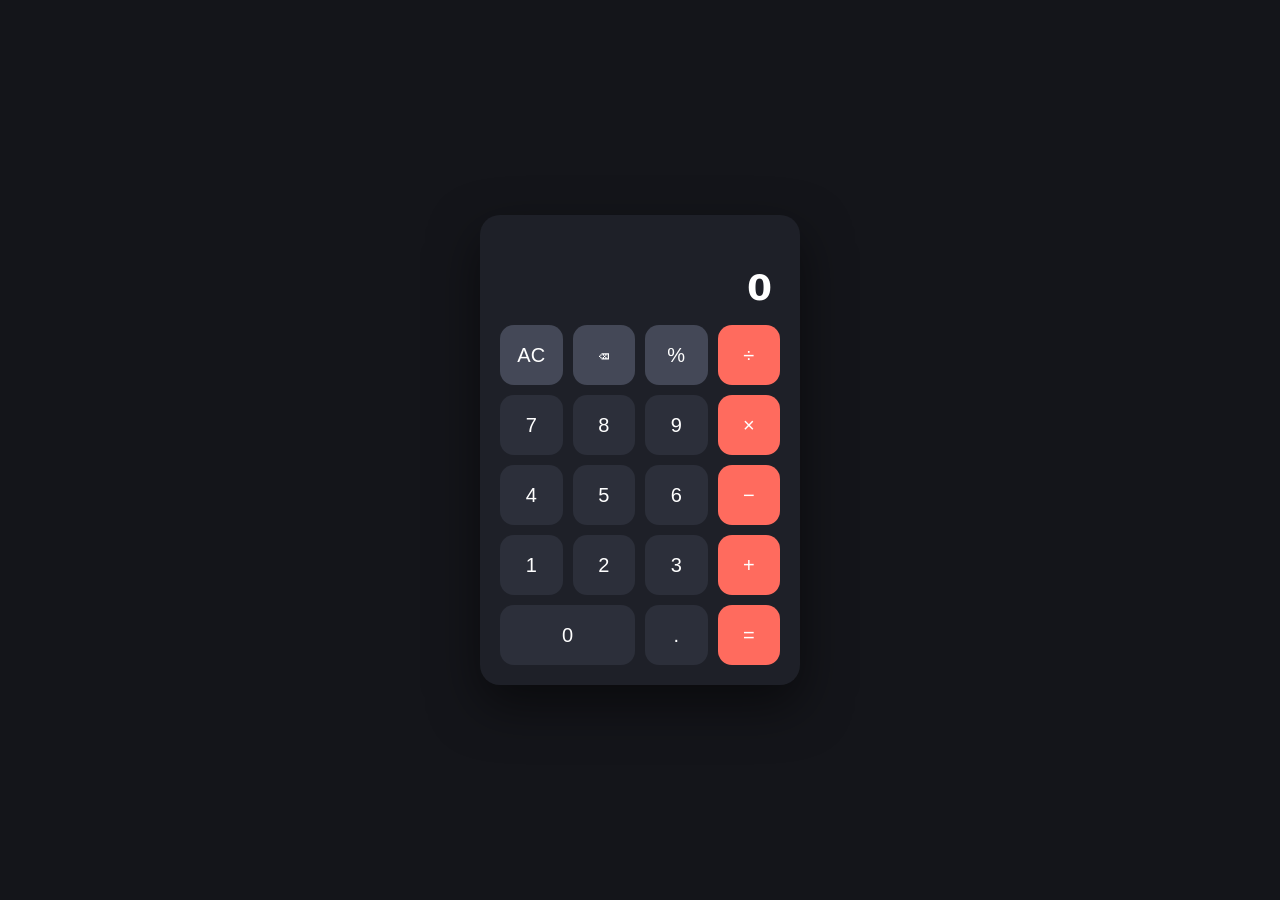
<file: calculator.html>
<!DOCTYPE html>
<html lang="ko">
<head>
  <meta charset="UTF-8" />
  <meta name="viewport" content="width=device-width, initial-scale=1.0" />
  <title>계산기</title>
  <style>
    * { box-sizing: border-box; }
    body {
      margin: 0;
      min-height: 100vh;
      display: grid;
      place-items: center;
      background: #14151a;
      font-family: system-ui, "Noto Sans KR", sans-serif;
    }
    .calc {
      width: 320px;
      padding: 20px;
      border-radius: 20px;
      background: #1e2028;
      box-shadow: 0 20px 50px rgba(0, 0, 0, 0.5);
    }
    .display {
      min-height: 90px;
      padding: 12px 8px;
      text-align: right;
      color: #fff;
      word-break: break-all;
    }
    .display .prev { height: 20px; font-size: 14px; color: #8b8fa3; }
    .display .curr { font-size: 36px; font-weight: 600; }
    .keys {
      display: grid;
      grid-template-columns: repeat(4, 1fr);
      gap: 10px;
    }
    button {
      height: 60px;
      border: 0;
      border-radius: 14px;
      font-size: 20px;
      color: #fff;
      background: #2c2f3a;
      cursor: pointer;
      transition: filter 0.1s, transform 0.05s;
    }
    button:hover { filter: brightness(1.2); }
    button:active { transform: scale(0.96); }
    button.op { background: #ff6b5e; }
    button.fn { background: #444857; }
    button.wide { grid-column: span 2; }
  </style>
</head>
<body>
  <main class="calc">
    <div class="display">
      <div class="prev" id="prev"></div>
      <div class="curr" id="curr">0</div>
    </div>
    <div class="keys" id="keys">
      <button class="fn" data-action="clear">AC</button>
      <button class="fn" data-action="delete">⌫</button>
      <button class="fn" data-action="percent">%</button>
      <button class="op" data-op="÷">÷</button>

      <button data-num="7">7</button>
      <button data-num="8">8</button>
      <button data-num="9">9</button>
      <button class="op" data-op="×">×</button>

      <button data-num="4">4</button>
      <button data-num="5">5</button>
      <button data-num="6">6</button>
      <button class="op" data-op="−">−</button>

      <button data-num="1">1</button>
      <button data-num="2">2</button>
      <button data-num="3">3</button>
      <button class="op" data-op="+">+</button>

      <button class="wide" data-num="0">0</button>
      <button data-action="dot">.</button>
      <button class="op" data-action="equals">=</button>
    </div>
  </main>

  <script>
    // 계산기 상태: 현재 입력값, 이전 값, 선택된 연산자
    const state = { curr: "0", prev: null, operator: null, justCalculated: false };

    const currEl = document.getElementById("curr");
    const prevEl = document.getElementById("prev");

    // 두 숫자와 연산자를 받아 결과(숫자)를 반환한다.
    function calculate(a, b, operator) {
      // TODO(human): 연산자(+, −, ×, ÷)에 따라 a와 b를 계산해 반환하세요.
      // 0으로 나누는 경우를 어떻게 처리할지도 함께 결정해 보세요.
    }

    // 부동소수점 오차(0.1 + 0.2 등)를 줄이고 문자열로 변환
    function format(num) {
      if (typeof num !== "number" || !isFinite(num)) return "오류";
      return String(parseFloat(num.toPrecision(12)));
    }

    function render() {
      currEl.textContent = state.curr;
      prevEl.textContent = state.operator ? `${state.prev} ${state.operator}` : "";
    }

    function inputNumber(n) {
      if (state.justCalculated || state.curr === "0" || state.curr === "오류") {
        state.curr = n;
        state.justCalculated = false;
      } else {
        state.curr += n;
      }
    }

    function inputDot() {
      if (state.justCalculated) {
        state.curr = "0";
        state.justCalculated = false;
      }
      if (!state.curr.includes(".")) state.curr += ".";
    }

    function chooseOperator(op) {
      if (state.curr === "오류") return;
      // 연산자를 연속으로 누르면 중간 계산 수행
      if (state.operator && !state.justCalculated) {
        state.curr = format(calculate(parseFloat(state.prev), parseFloat(state.curr), state.operator));
      }
      state.prev = state.curr;
      state.operator = op;
      state.justCalculated = true;
    }

    function equals() {
      if (!state.operator) return;
      const result = calculate(parseFloat(state.prev), parseFloat(state.curr), state.operator);
      state.curr = format(result);
      state.prev = null;
      state.operator = null;
      state.justCalculated = true;
    }

    function handleAction(action) {
      switch (action) {
        case "clear":
          Object.assign(state, { curr: "0", prev: null, operator: null, justCalculated: false });
          break;
        case "delete":
          state.curr = state.curr.length > 1 && state.curr !== "오류" ? state.curr.slice(0, -1) : "0";
          break;
        case "percent":
          state.curr = format(parseFloat(state.curr) / 100);
          break;
        case "dot": inputDot(); break;
        case "equals": equals(); break;
      }
    }

    // 이벤트 위임: 버튼마다 리스너를 달지 않고 부모에서 한 번에 처리
    document.getElementById("keys").addEventListener("click", (e) => {
      const btn = e.target.closest("button");
      if (!btn) return;
      if (btn.dataset.num) inputNumber(btn.dataset.num);
      else if (btn.dataset.op) chooseOperator(btn.dataset.op);
      else if (btn.dataset.action) handleAction(btn.dataset.action);
      render();
    });

    // 키보드 입력 지원
    document.addEventListener("keydown", (e) => {
      const opMap = { "+": "+", "-": "−", "*": "×", "/": "÷" };
      if (/^[0-9]$/.test(e.key)) inputNumber(e.key);
      else if (e.key in opMap) { e.preventDefault(); chooseOperator(opMap[e.key]); }
      else if (e.key === "." ) inputDot();
      else if (e.key === "Enter" || e.key === "=") equals();
      else if (e.key === "Backspace") handleAction("delete");
      else if (e.key === "Escape") handleAction("clear");
      else return;
      render();
    });
  </script>
</body>
</html>
</file>
